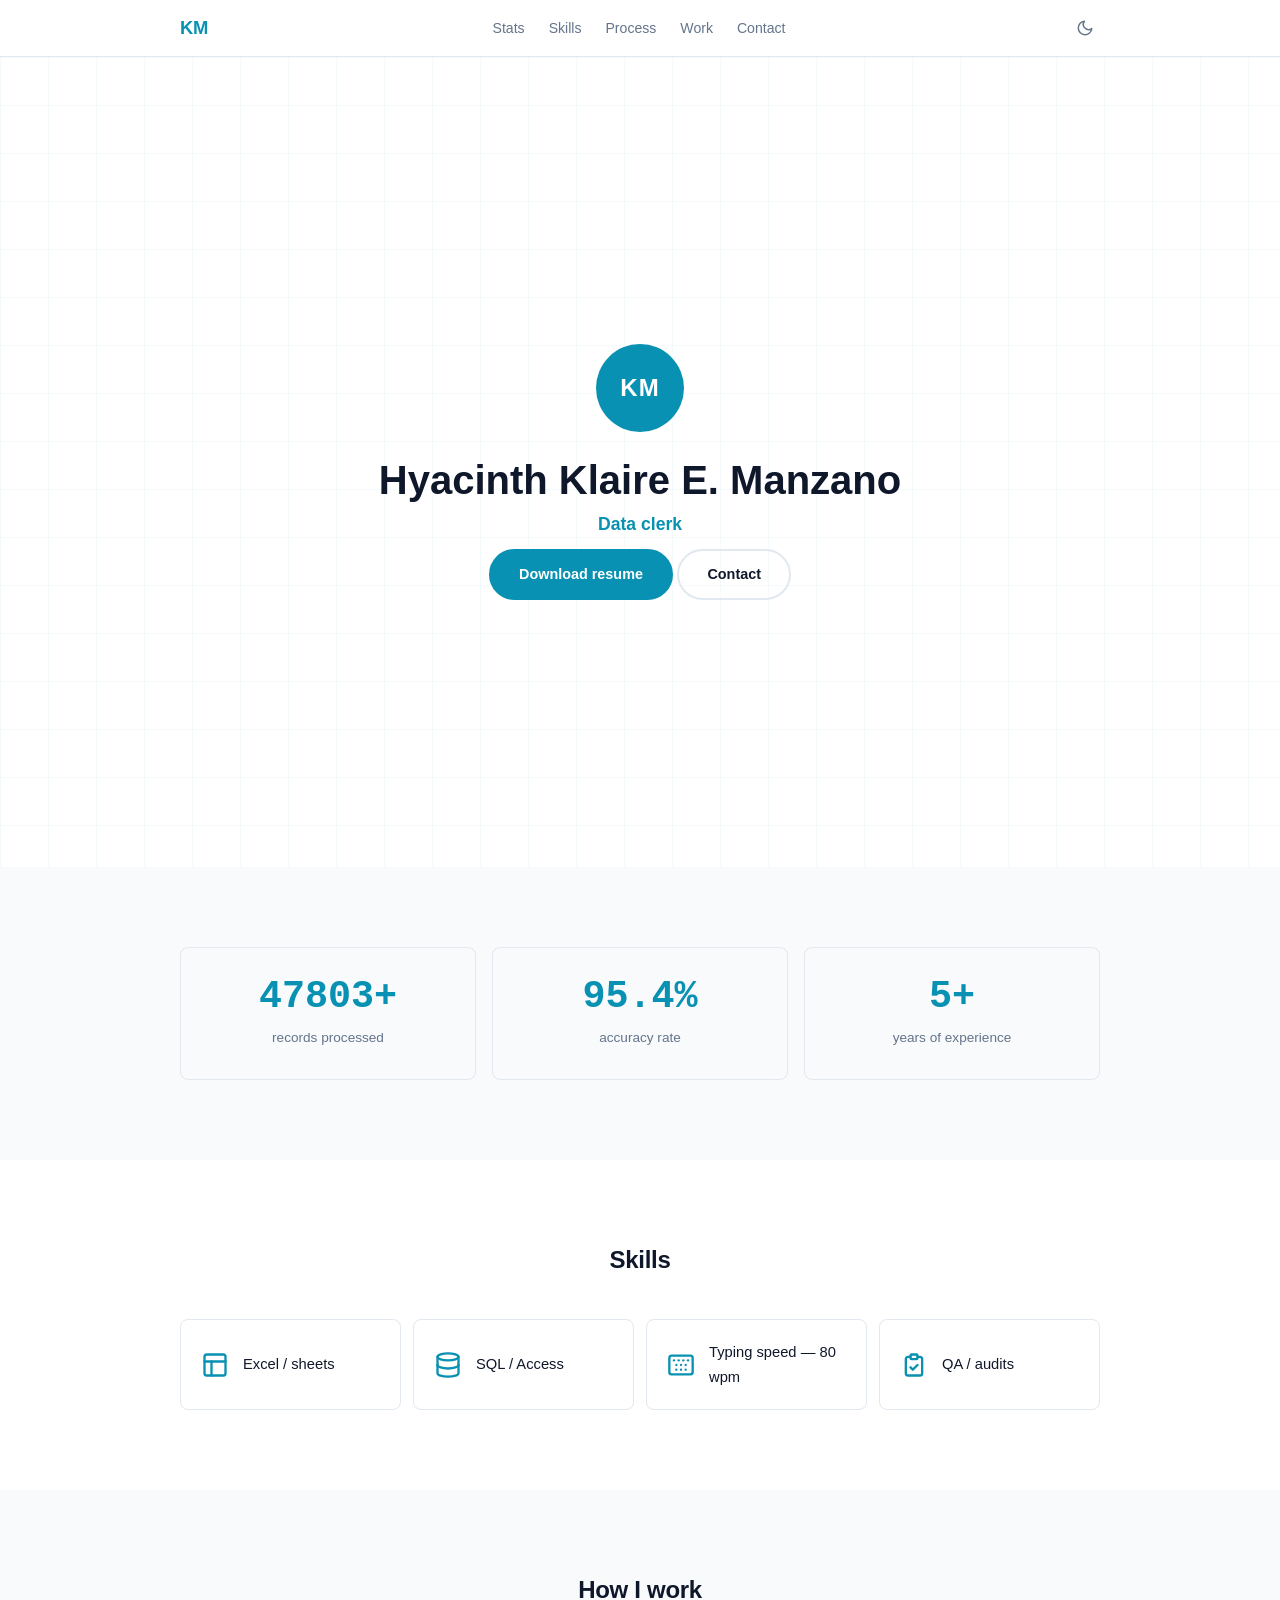
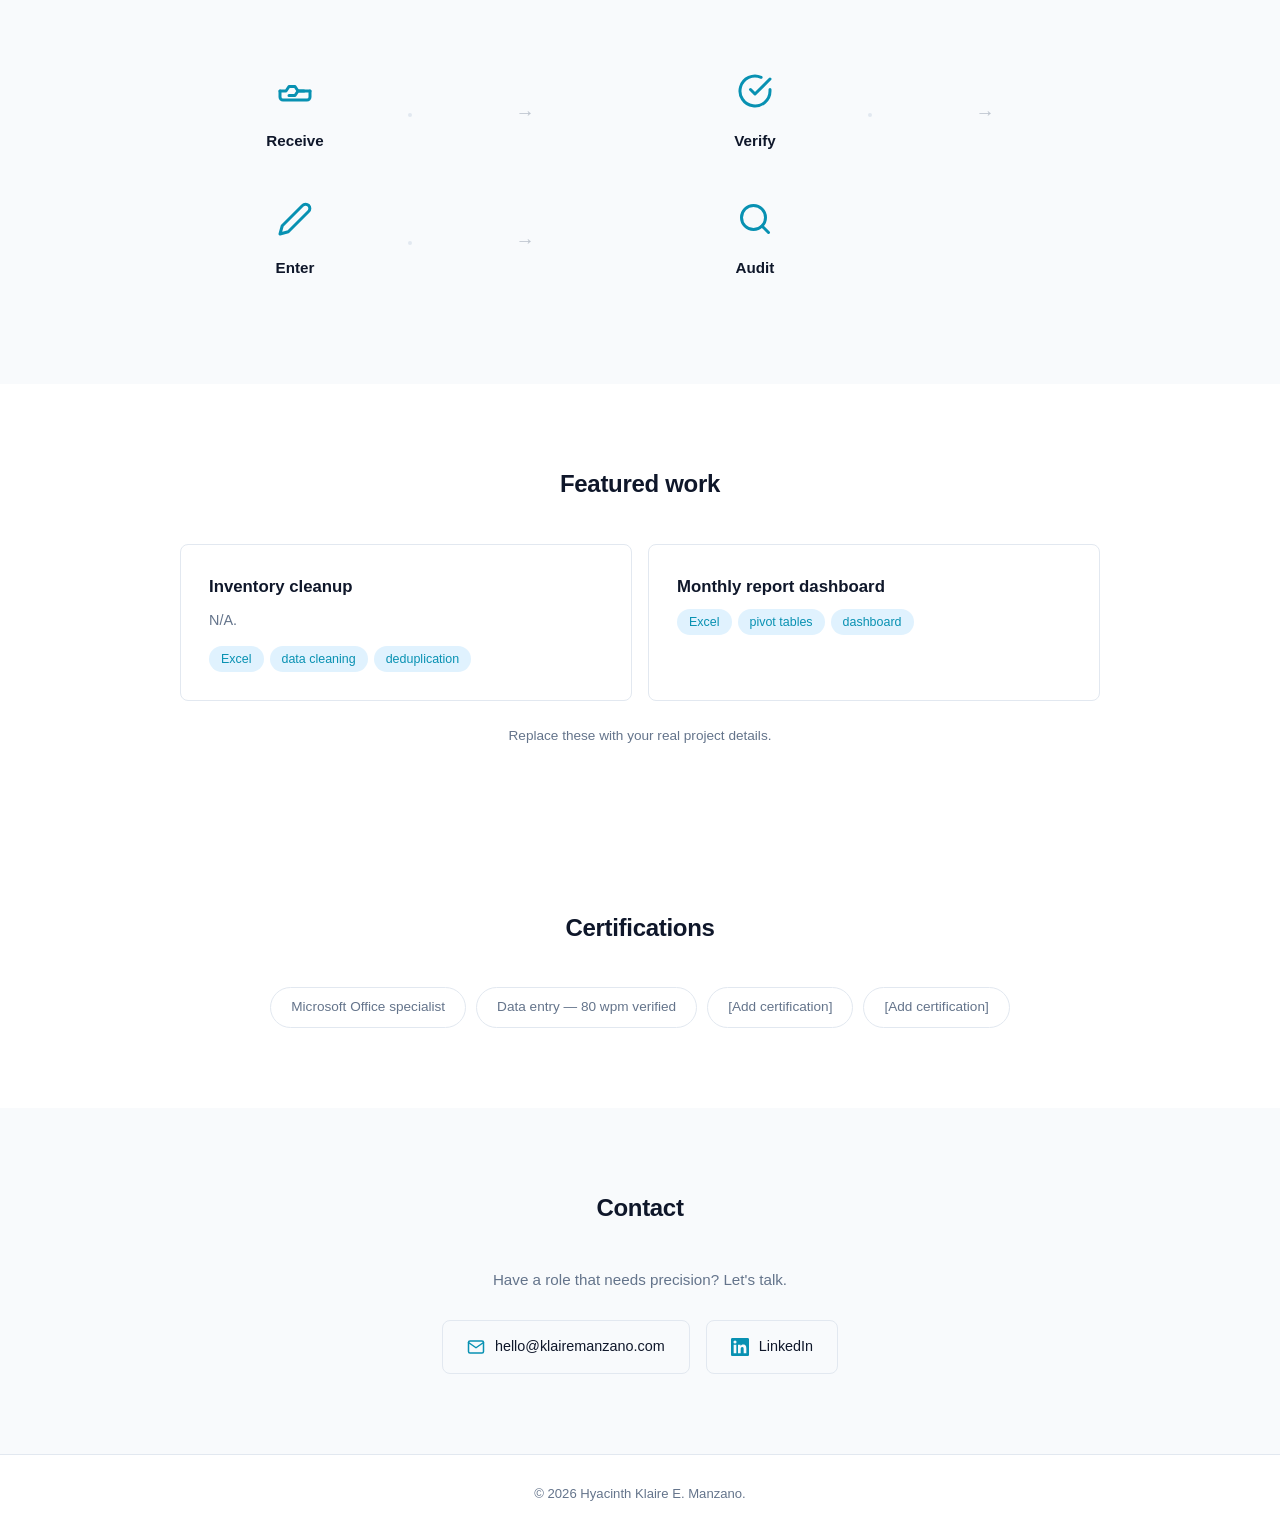
<file: index.html>
<!DOCTYPE html>
<html lang="en">
<head>
<meta charset="UTF-8">
<meta name="viewport" content="width=device-width, initial-scale=1.0">
<title>Hyacinth Klaire E. Manzano — Data clerk</title>
<style>
/* ===== Reset & vars ===== */
*,*::before,*::after{margin:0;padding:0;box-sizing:border-box}

:root{
  --accent:#0891b2;
  --accent-bg:#e0f2fe;
  --bg:#ffffff;
  --bg-alt:#f8fafc;
  --text:#0f172a;
  --text-muted:#64748b;
  --border:#e2e8f0;
  --grid:rgba(8,145,178,0.04);
  --radius:8px;
  --font:'Inter',-apple-system,BlinkMacSystemFont,'Segoe UI',Roboto,sans-serif;
  --mono:'Courier New',Courier,monospace;
  --wrap:960px;
}

.dark{
  --accent:#22d3ee;
  --accent-bg:#0f2937;
  --bg:#0b1120;
  --bg-alt:#131e33;
  --text:#e2e8f0;
  --text-muted:#7e8ea8;
  --border:#1e2d45;
  --grid:rgba(34,211,238,0.035);
}

html{scroll-behavior:smooth}
body{
  font-family:var(--font);
  background:var(--bg);
  color:var(--text);
  line-height:1.65;
  transition:background .3s,color .3s;
}
a{color:var(--accent);text-decoration:none;transition:color .2s}
a:hover{color:var(--text)}
img{max-width:100%;display:block}
.container{max-width:var(--wrap);margin:0 auto;padding:0 20px}

/* ===== Nav ===== */
nav{
  position:sticky;top:0;z-index:100;
  background:var(--bg);border-bottom:1px solid var(--border);
  transition:background .3s;
}
.nav-inner{
  max-width:var(--wrap);margin:0 auto;padding:0 20px;
  display:flex;align-items:center;justify-content:space-between;height:56px;
}
.logo{font-weight:700;font-size:1.15rem;color:var(--accent);letter-spacing:-.3px}
.nav-links{list-style:none;display:flex;gap:24px}
.nav-links a{font-size:.88rem;color:var(--text-muted);font-weight:500}
.nav-links a:hover{color:var(--text)}
.nav-right{display:flex;align-items:center;gap:16px}
#darkToggle{
  background:none;border:none;cursor:pointer;padding:6px;
  color:var(--text-muted);border-radius:var(--radius);display:flex;
  transition:color .2s;
}
#darkToggle:hover{color:var(--text)}
#darkToggle svg{width:18px;height:18px;display:block}
.hamburger{
  display:none;background:none;border:none;cursor:pointer;
  width:22px;height:16px;position:relative;padding:0;
}
.hamburger span{
  display:block;width:100%;height:2px;background:var(--text);
  border-radius:1px;position:absolute;left:0;
  transition:transform .3s,opacity .3s;
}
.hamburger span:nth-child(1){top:0}
.hamburger span:nth-child(2){top:7px}
.hamburger span:nth-child(3){top:14px}
.hamburger.active span:nth-child(1){transform:translateY(7px) rotate(45deg)}
.hamburger.active span:nth-child(2){opacity:0}
.hamburger.active span:nth-child(3){transform:translateY(-7px) rotate(-45deg)}

/* ===== Hero ===== */
#hero{
  min-height:90vh;display:flex;align-items:center;justify-content:center;
  text-align:center;padding:80px 20px 60px;position:relative;overflow:hidden;
}
.grid-bg{
  position:absolute;inset:0;pointer-events:none;
  background-image:linear-gradient(to right,var(--grid) 1px,transparent 1px),
    linear-gradient(to bottom,var(--grid) 1px,transparent 1px);
  background-size:48px 48px;
}
.hero-content{position:relative;z-index:1;max-width:600px}
.avatar{
  width:88px;height:88px;border-radius:50%;
  background:var(--accent);color:#fff;
  display:flex;align-items:center;justify-content:center;
  margin:0 auto 24px;font-weight:700;font-size:1.5rem;letter-spacing:1px;
}
#hero h1{font-size:2rem;font-weight:700;line-height:1.2;margin-bottom:6px}
#hero .title{font-size:1.1rem;color:var(--accent);font-weight:600;margin-bottom:10px}
#hero .tagline{font-size:.95rem;color:var(--text-muted);margin-bottom:28px}
.hero-btns{display:flex;justify-content:center;gap:12px;flex-wrap:wrap}
.btn{
  display:inline-flex;align-items:center;padding:12px 28px;
  border-radius:50px;font-weight:600;font-size:.9rem;transition:all .25s;
  font-family:var(--font);
}
.btn-primary{background:var(--accent);color:#fff;border:2px solid var(--accent)}
.btn-primary:hover{background:var(--text);border-color:var(--text);color:#fff}
.btn-outline{background:transparent;color:var(--text);border:2px solid var(--border)}
.btn-outline:hover{border-color:var(--accent);color:var(--accent)}

/* ===== Sections ===== */
section{padding:80px 0}
section.alt{background:var(--bg-alt)}
h2{
  font-size:1.5rem;font-weight:700;margin-bottom:40px;
  text-align:center;letter-spacing:-.3px;
}

/* ===== Stats ===== */
.stats-grid{
  display:grid;grid-template-columns:repeat(3,1fr);gap:16px;
}
.stat-card{
  text-align:center;padding:28px 16px;border:1px solid var(--border);
  border-radius:var(--radius);
}
.stat-number{
  display:block;font-family:var(--mono);font-size:2.2rem;
  font-weight:700;color:var(--accent);line-height:1.1;margin-bottom:6px;
}
.stat-label{font-size:.85rem;color:var(--text-muted);text-transform:lowercase}

/* ===== Skills ===== */
.skills-grid{
  display:grid;grid-template-columns:repeat(2,1fr);gap:12px;
}
.skill-card{
  display:flex;align-items:center;gap:14px;
  padding:20px;border:1px solid var(--border);border-radius:var(--radius);
  transition:border-color .25s;
}
.skill-card:hover{border-color:var(--accent)}
.skill-icon{width:28px;height:28px;color:var(--accent);flex-shrink:0}
.skill-card span{font-weight:500;font-size:.92rem;text-align:left}

/* ===== Process ===== */
.process-strip{
  display:grid;grid-template-columns:repeat(4,1fr);gap:0;position:relative;
}
.step{
  text-align:center;padding:24px 12px;position:relative;
}
.step-icon{width:36px;height:36px;margin:0 auto 10px;color:var(--accent)}
.step span{display:block;font-weight:600;font-size:.95rem;color:var(--text)}
.step-arrow{display:none}
@media(min-width:768px){
  .step-arrow{
    display:flex;align-items:center;justify-content:center;
    color:var(--text-muted);font-size:1.2rem;opacity:.4;
  }
}
.step:not(:last-child)::after{
  content:'';display:none;
}
@media(min-width:768px){
  .step:not(:last-child)::after{
    display:block;position:absolute;right:-2px;top:50%;
    width:4px;height:4px;border-radius:50%;background:var(--border);
  }
}

/* ===== Work ===== */
.work-grid{display:grid;grid-template-columns:1fr;gap:16px}
.work-card{
  padding:28px;border:1px solid var(--border);border-radius:var(--radius);
  background:var(--bg);transition:border-color .25s;
}
.work-card:hover{border-color:var(--accent)}
.work-card h3{font-size:1.05rem;font-weight:600;margin-bottom:8px}
.work-card p{font-size:.9rem;color:var(--text-muted);line-height:1.6;margin-bottom:14px}
.tags{display:flex;flex-wrap:wrap;gap:6px}
.tags span{
  font-size:.78rem;padding:3px 12px;border-radius:20px;
  background:var(--accent-bg);color:var(--accent);font-weight:500;
}

/* ===== Testimonial ===== */
blockquote{
  max-width:640px;margin:0 auto;padding:0 0 0 28px;
  border-left:4px solid var(--accent);
}
blockquote p{font-size:1.05rem;font-style:italic;color:var(--text-muted);line-height:1.7;margin-bottom:16px}
blockquote cite{display:block;font-style:normal;font-size:.88rem}
blockquote cite strong{display:block;color:var(--text);font-weight:600}
blockquote cite span{color:var(--text-muted);font-size:.82rem}

/* ===== Certifications ===== */
.cert-list{display:flex;flex-wrap:wrap;justify-content:center;gap:10px}
.cert-pill{
  font-size:.85rem;font-weight:500;padding:8px 20px;
  border:1px solid var(--border);border-radius:50px;color:var(--text-muted);
  transition:border-color .25s,color .25s;
}
.cert-pill:hover{border-color:var(--accent);color:var(--accent)}

/* ===== Contact ===== */
.contact-intro{text-align:center;color:var(--text-muted);margin-bottom:28px;font-size:.95rem}
.contact-links{display:flex;justify-content:center;flex-wrap:wrap;gap:16px}
.contact-item{
  display:inline-flex;align-items:center;gap:10px;
  padding:14px 24px;border:1px solid var(--border);border-radius:var(--radius);
  color:var(--text);font-weight:500;font-size:.9rem;transition:border-color .25s;
}
.contact-item svg{width:18px;height:18px;color:var(--accent);flex-shrink:0}
.contact-item:hover{border-color:var(--accent);color:var(--accent)}

/* ===== Footer ===== */
footer{text-align:center;padding:28px 0;border-top:1px solid var(--border);font-size:.82rem;color:var(--text-muted)}

/* ===== Dark mode floating toggle (mobile) ===== */
#darkToggleFab{
  display:flex;position:fixed;bottom:20px;right:20px;z-index:99;
  width:44px;height:44px;border-radius:50%;background:var(--bg);
  border:1px solid var(--border);align-items:center;justify-content:center;
  cursor:pointer;color:var(--text-muted);transition:all .25s;
  box-shadow:0 2px 12px rgba(0,0,0,.08);
}
#darkToggleFab:hover{color:var(--accent);border-color:var(--accent)}
#darkToggleFab svg{width:18px;height:18px;display:block}
@media(min-width:768px){#darkToggleFab{display:none}}

/* ===== Responsive ===== */
@media(max-width:639px){
  .nav-links{
    position:fixed;top:56px;left:0;width:100%;
    flex-direction:column;background:var(--bg);padding:16px 20px;gap:12px;
    transform:translateY(-120%);transition:transform .35s;border-bottom:1px solid var(--border);
  }
  .nav-links.show{transform:translateY(0)}
  .hamburger{display:block}
  #hero h1{font-size:1.55rem}
  .stat-number{font-size:1.8rem}
  .process-strip{grid-template-columns:repeat(2,1fr);gap:8px}
  .work-grid{grid-template-columns:1fr}
  .skills-grid{grid-template-columns:1fr}
  .stats-grid{gap:10px}
  .stat-card{padding:20px 10px}
}
@media(min-width:640px){
  .skills-grid{grid-template-columns:repeat(2,1fr)}
  .work-grid{grid-template-columns:repeat(2,1fr)}
  #hero h1{font-size:2.2rem}
  .stat-number{font-size:2.4rem}
}
@media(min-width:1024px){
  .skills-grid{grid-template-columns:repeat(4,1fr)}
  .stats-grid{grid-template-columns:repeat(3,1fr)}
  #hero h1{font-size:2.5rem}
}

/* ===== AOS fade-up ===== */
[data-aos]{opacity:0;transform:translateY(18px);transition:opacity .6s ease,transform .6s ease}
[data-aos].visible{opacity:1;transform:translateY(0)}
</style>
</head>
<body>

<nav>
  <div class="nav-inner">
    <a href="#hero" class="logo">KM</a>
    <ul class="nav-links" id="navLinks">
      <li><a href="#stats">Stats</a></li>
      <li><a href="#skills">Skills</a></li>
      <li><a href="#process">Process</a></li>
      <li><a href="#work">Work</a></li>
      <li><a href="#contact">Contact</a></li>
    </ul>
    <div class="nav-right">
      <button id="darkToggle" aria-label="Toggle dark mode">
        <svg viewBox="0 0 24 24" fill="none" stroke="currentColor" stroke-width="2" stroke-linecap="round" stroke-linejoin="round"><path d="M21 12.79A9 9 0 1111.21 3 7 7 0 0021 12.79z"/></svg>
      </button>
      <button class="hamburger" id="hamburger" aria-label="Menu">
        <span></span><span></span><span></span>
      </button>
    </div>
  </div>
</nav>

<section id="hero">
  <div class="grid-bg"></div>
  <div class="hero-content">
    <div class="avatar">KM</div>
    <h1>Hyacinth Klaire E. Manzano</h1>
    <p class="title">Data clerk</p>
      <a href="resume.pdf" class="btn btn-primary">Download resume</a>
      <a href="#contact" class="btn btn-outline">Contact</a>
    </div>
  </div>
</section>

<section id="stats" class="alt">
  <div class="container">
    <div class="stats-grid">
      <div class="stat-card" data-aos>
        <span class="stat-number" data-target="50000" data-suffix="+">0</span>
        <span class="stat-label">records processed</span>
      </div>
      <div class="stat-card" data-aos data-aos-delay="100">
        <span class="stat-number" data-target="99.8" data-suffix="%" data-decimals="1">0</span>
        <span class="stat-label">accuracy rate</span>
      </div>
      <div class="stat-card" data-aos data-aos-delay="200">
        <span class="stat-number" data-target="5" data-suffix="+">0</span>
        <span class="stat-label">years of experience</span>
      </div>
    </div>
  </div>
</section>

<section id="skills">
  <div class="container">
    <h2 data-aos>Skills</h2>
    <div class="skills-grid" data-aos data-aos-delay="100">
      <div class="skill-card">
        <svg class="skill-icon" viewBox="0 0 24 24" fill="none" stroke="currentColor" stroke-width="2" stroke-linecap="round" stroke-linejoin="round"><rect x="3" y="3" width="18" height="18" rx="2"/><path d="M3 9h18"/><path d="M9 21V9"/></svg>
        <span>Excel / sheets</span>
      </div>
      <div class="skill-card">
        <svg class="skill-icon" viewBox="0 0 24 24" fill="none" stroke="currentColor" stroke-width="2" stroke-linecap="round" stroke-linejoin="round"><ellipse cx="12" cy="5" rx="9" ry="3"/><path d="M21 12c0 1.66-4 3-9 3s-9-1.34-9-3"/><path d="M3 5v14c0 1.66 4 3 9 3s9-1.34 9-3V5"/></svg>
        <span>SQL / Access</span>
      </div>
      <div class="skill-card">
        <svg class="skill-icon" viewBox="0 0 24 24" fill="none" stroke="currentColor" stroke-width="2" stroke-linecap="round" stroke-linejoin="round"><rect x="2" y="4" width="20" height="16" rx="2"/><path d="M6 8h.01"/><path d="M10 8h.01"/><path d="M14 8h.01"/><path d="M18 8h.01"/><path d="M8 12h.01"/><path d="M12 12h.01"/><path d="M16 12h.01"/><path d="M8 16h.01"/><path d="M12 16h.01"/><path d="M16 16h.01"/></svg>
        <span>Typing speed — 80 wpm</span>
      </div>
      <div class="skill-card">
        <svg class="skill-icon" viewBox="0 0 24 24" fill="none" stroke="currentColor" stroke-width="2" stroke-linecap="round" stroke-linejoin="round"><path d="M9 5H7a2 2 0 00-2 2v12a2 2 0 002 2h10a2 2 0 002-2V7a2 2 0 00-2-2h-2"/><rect x="9" y="3" width="6" height="4" rx="1"/><path d="M9 14l2 2 4-4"/></svg>
        <span>QA / audits</span>
      </div>
    </div>
  </div>
</section>

<section id="process" class="alt">
  <div class="container">
    <h2 data-aos>How I work</h2>
    <div class="process-strip" data-aos>
      <div class="step">
        <svg class="step-icon" viewBox="0 0 24 24" fill="none" stroke="currentColor" stroke-width="2" stroke-linecap="round" stroke-linejoin="round"><path d="M22 12h-8l-2 3H8"/><path d="M2 12h4l2-3h4l2 3h4"/><path d="M22 12v4a2 2 0 01-2 2H4a2 2 0 01-2-2v-4"/></svg>
        <span>Receive</span>
      </div>
      <div class="step-arrow">→</div>
      <div class="step">
        <svg class="step-icon" viewBox="0 0 24 24" fill="none" stroke="currentColor" stroke-width="2" stroke-linecap="round" stroke-linejoin="round"><path d="M22 11.08V12a10 10 0 11-5.93-9.14"/><polyline points="22 4 12 14.01 9 11.01"/></svg>
        <span>Verify</span>
      </div>
      <div class="step-arrow">→</div>
      <div class="step">
        <svg class="step-icon" viewBox="0 0 24 24" fill="none" stroke="currentColor" stroke-width="2" stroke-linecap="round" stroke-linejoin="round"><path d="M17 3a2.83 2.83 0 114 4L7.5 20.5 2 22l1.5-5.5L17 3z"/></svg>
        <span>Enter</span>
      </div>
      <div class="step-arrow">→</div>
      <div class="step">
        <svg class="step-icon" viewBox="0 0 24 24" fill="none" stroke="currentColor" stroke-width="2" stroke-linecap="round" stroke-linejoin="round"><circle cx="11" cy="11" r="8"/><path d="M21 21l-4.35-4.35"/></svg>
        <span>Audit</span>
      </div>
    </div>
  </div>
</section>

<section id="work">
  <div class="container">
    <h2 data-aos>Featured work</h2>
    <div class="work-grid">
      <article class="work-card" data-aos>
        <h3>Inventory cleanup</h3>
        <p>N/A.</p>
        <div class="tags">
          <span>Excel</span><span>data cleaning</span><span>deduplication</span>
        </div>
      </article>
      <article class="work-card" data-aos data-aos-delay="100">
        <h3>Monthly report dashboard</h3>
        <div class="tags">
          <span>Excel</span><span>pivot tables</span><span>dashboard</span>
        </div>
      </article>
    </div>
    <p style="text-align:center;margin-top:24px;font-size:.85rem;color:var(--text-muted)">Replace these with your real project details.</p>
  </div>
</section>

<section id="certifications">
  <div class="container">
    <h2 data-aos>Certifications</h2>
    <div class="cert-list" data-aos data-aos-delay="100">
      <span class="cert-pill">Microsoft Office specialist</span>
      <span class="cert-pill">Data entry — 80 wpm verified</span>
      <span class="cert-pill">[Add certification]</span>
      <span class="cert-pill">[Add certification]</span>
    </div>
  </div>
</section>

<section id="contact" class="alt">
  <div class="container">
    <h2 data-aos>Contact</h2>
    <p class="contact-intro" data-aos data-aos-delay="100">Have a role that needs precision? Let's talk.</p>
    <div class="contact-links" data-aos data-aos-delay="200">
      <a href="mailto:hello@klairemanzano.com" class="contact-item">
        <svg viewBox="0 0 24 24" fill="none" stroke="currentColor" stroke-width="2" stroke-linecap="round" stroke-linejoin="round"><path d="M4 4h16c1.1 0 2 .9 2 2v12c0 1.1-.9 2-2 2H4c-1.1 0-2-.9-2-2V6c0-1.1.9-2 2-2z"/><polyline points="22,6 12,13 2,6"/></svg>
        hello@klairemanzano.com
      </a>
      <a href="https://www.linkedin.com/in/hyacinth-klaire-m-367971297" target="_blank" class="contact-item">
        <svg viewBox="0 0 24 24" fill="currentColor"><path d="M20.447 20.452h-3.554v-5.569c0-1.328-.027-3.037-1.852-3.037-1.853 0-2.136 1.445-2.136 2.939v5.667H9.351V9h3.414v1.561h.046c.477-.9 1.637-1.85 3.37-1.85 3.601 0 4.267 2.37 4.267 5.455v6.286zM5.337 7.433a2.062 2.062 0 01-2.063-2.065 2.064 2.064 0 112.063 2.065zm1.782 13.019H3.555V9h3.564v11.452zM22.225 0H1.771C.792 0 0 .774 0 1.729v20.542C0 23.227.792 24 1.771 24h20.451C23.2 24 24 23.227 24 22.271V1.729C24 .774 23.2 0 22.222 0h.003z"/></svg>
        LinkedIn
      </a>
    </div>
  </div>
</section>

<footer>
  <div class="container">
    <p>&copy; 2026 Hyacinth Klaire E. Manzano.</p>
  </div>
</footer>

<button id="darkToggleFab" aria-label="Toggle dark mode">
  <svg viewBox="0 0 24 24" fill="none" stroke="currentColor" stroke-width="2" stroke-linecap="round" stroke-linejoin="round"><path d="M21 12.79A9 9 0 1111.21 3 7 7 0 0021 12.79z"/></svg>
</button>

<script>
(function(){
  const hamburger=document.getElementById('hamburger');
  const navLinks=document.getElementById('navLinks');
  hamburger.addEventListener('click',()=>{
    hamburger.classList.toggle('active');
    navLinks.classList.toggle('show');
  });
  document.querySelectorAll('.nav-links a').forEach(l=>{
    l.addEventListener('click',()=>{
      hamburger.classList.remove('active');
      navLinks.classList.remove('show');
    });
  });

  const body=document.body;
  const navDark=document.getElementById('darkToggle');
  const fabDark=document.getElementById('darkToggleFab');
  let dark=false;

  function setDark(v){
    dark=v;
    body.classList.toggle('dark',dark);
  }

  function toggleDark(){
    setDark(!dark);
    updateIcons();
  }

  function updateIcons(){
    const p=dark
      ? '<path d="M21 12.79A9 9 0 1111.21 3 7 7 0 0021 12.79z"/>'
      : '<circle cx="12" cy="12" r="5"/><path d="M12 1v2M12 21v2M4.22 4.22l1.42 1.42M18.36 18.36l1.42 1.42M1 12h2M21 12h2M4.22 19.78l1.42-1.42M18.36 5.64l1.42-1.42"/>';
    [navDark,fabDark].forEach(b=>{if(b)b.innerHTML='<svg viewBox="0 0 24 24" fill="none" stroke="currentColor" stroke-width="2" stroke-linecap="round" stroke-linejoin="round">'+p+'</svg>'});
  }

  [navDark,fabDark].forEach(b=>{if(b)b.addEventListener('click',toggleDark)});

  const aosEls=document.querySelectorAll('[data-aos]');
  const aosObs=new IntersectionObserver(entries=>{
    entries.forEach(e=>{if(e.isIntersecting){e.target.classList.add('visible');aosObs.unobserve(e.target)}});
  },{threshold:.15});
  aosEls.forEach(el=>aosObs.observe(el));

  const statNumbers=document.querySelectorAll('.stat-number');
  const statObs=new IntersectionObserver(entries=>{
    entries.forEach(e=>{
      if(!e.isIntersecting)return;
      const el=e.target;
      statObs.unobserve(el);
      const target=parseFloat(el.dataset.target);
      const suffix=el.dataset.suffix||'';
      const decimals=parseInt(el.dataset.decimals)||0;
      const duration=1500;
      const start=performance.now();
      function step(now){
        const t=Math.min((now-start)/duration,1);
        const eased=1-Math.pow(1-t,3);
        const val=eased*target;
        el.textContent=val.toFixed(decimals)+suffix;
        if(t<1)requestAnimationFrame(step);
      }
      requestAnimationFrame(step);
    });
  },{threshold:.4});
  statNumbers.forEach(el=>statObs.observe(el));
})();
</script>
</body>
</html>
</file>
